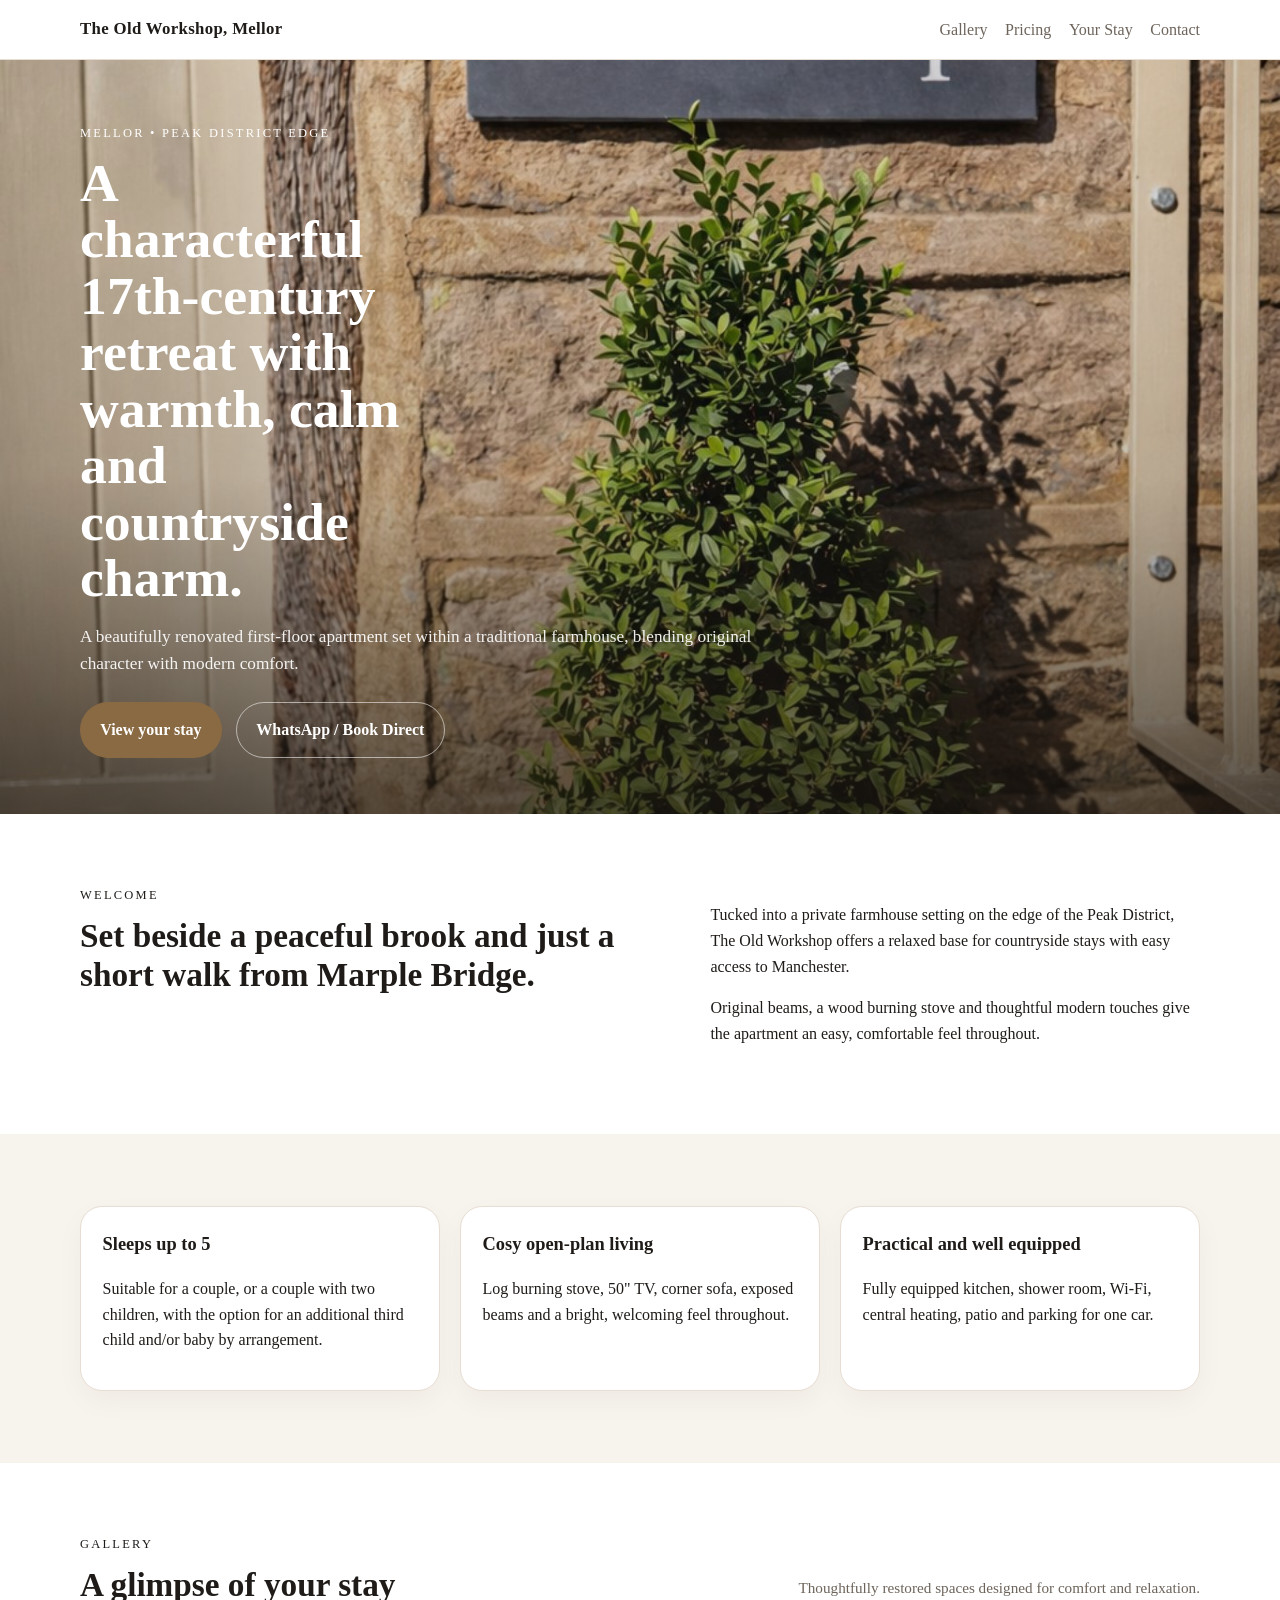
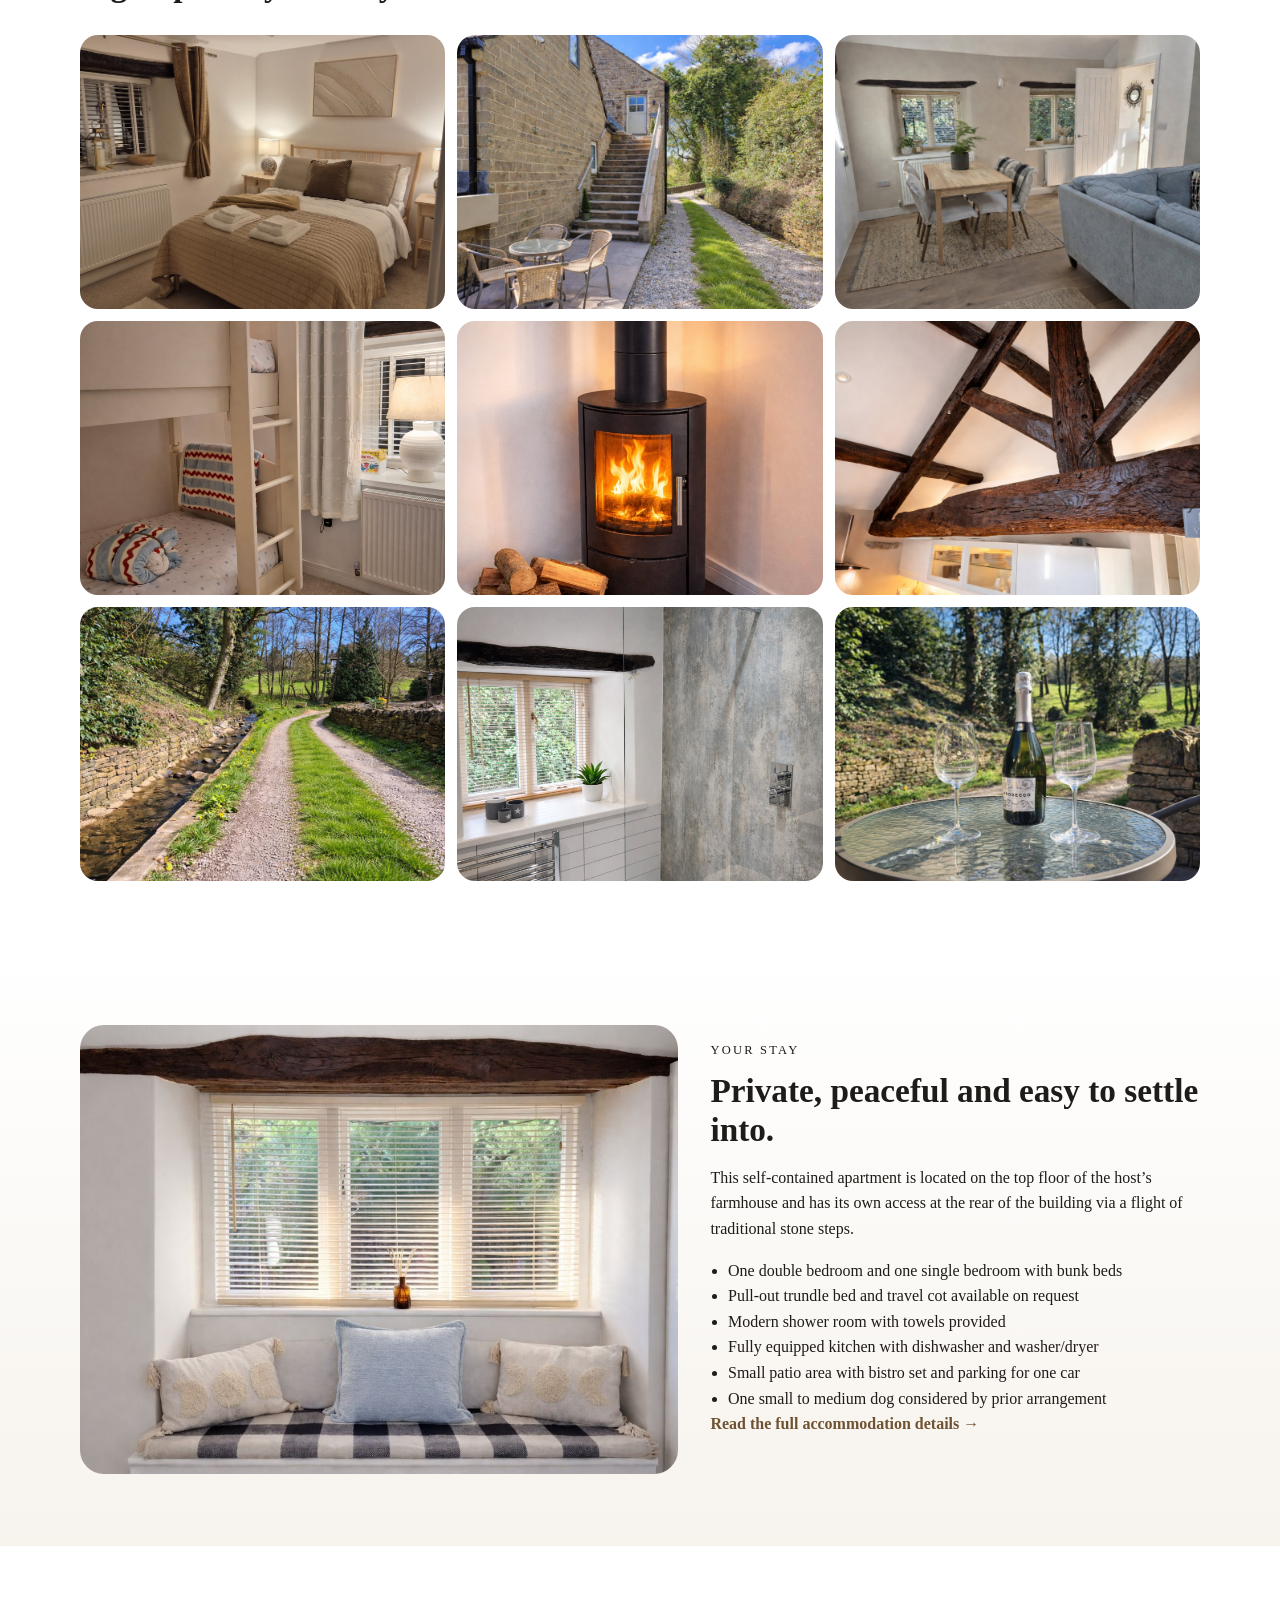
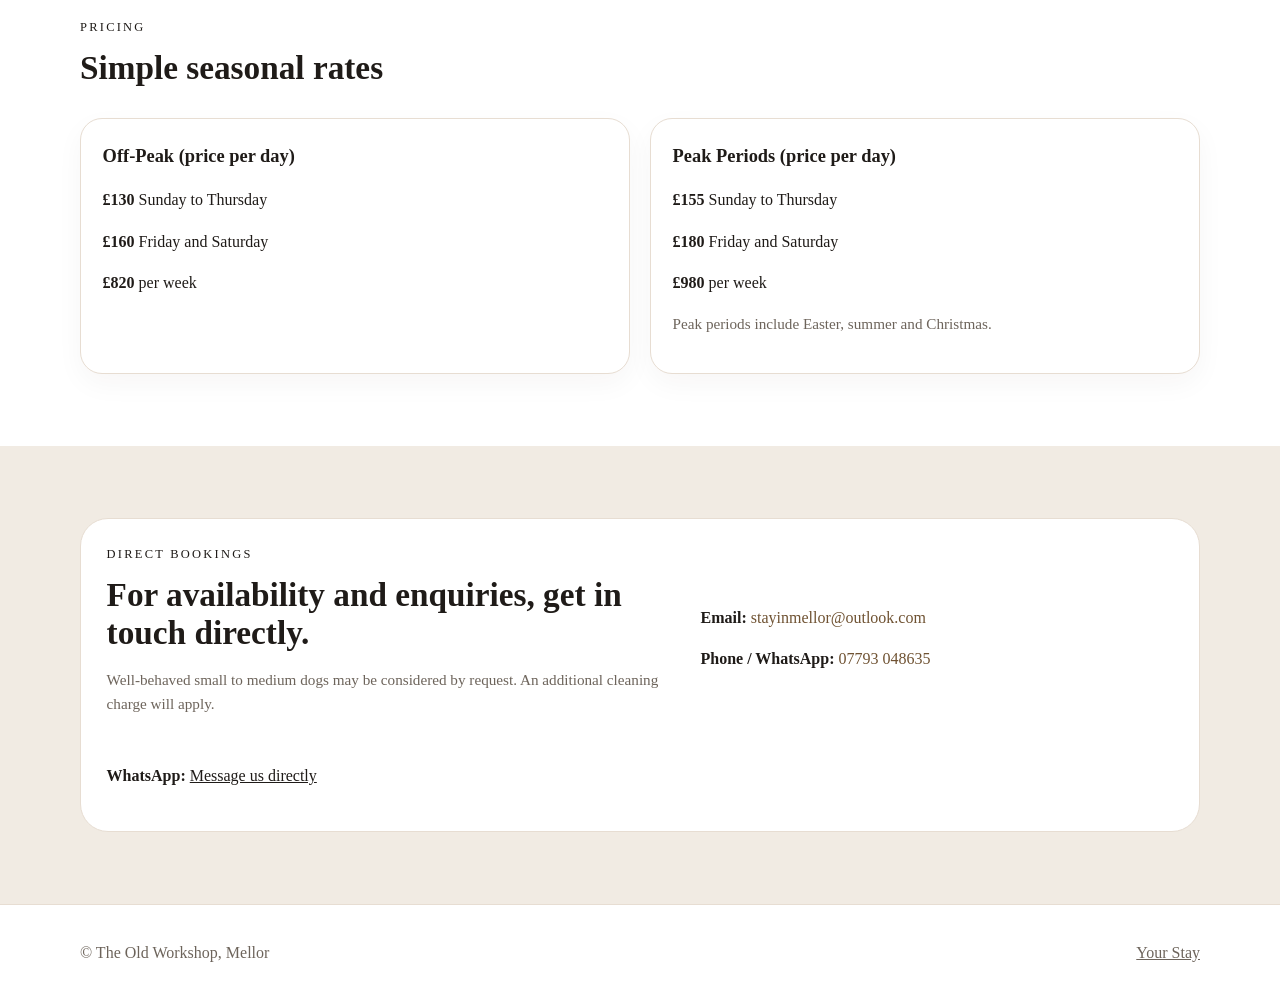
<file: index.html>
<!doctype html>
<html lang="en">
<head>
  <meta charset="utf-8">
  <meta name="viewport" content="width=device-width,initial-scale=1">
  <title>The Old Workshop, Mellor</title>
  <meta name="description" content="A peaceful countryside escape set within a 17th-century farmhouse, just moments from the Peak District and within easy reach of Manchester.">
  <link rel="stylesheet" href="style.css">
</head>
<body>
  <header class="site-header">
    <div class="wrap nav">
      <a class="brand" href="index.html">The Old Workshop, Mellor</a>
      <nav>
        <a href="#gallery">Gallery</a>
        <a href="#pricing">Pricing</a>
        <a href="stay.html">Your Stay</a>
        <a href="#contact">Contact</a>
      </nav>
    </div>
  </header>

  <section class="hero">
    <img src="images/hero.jpg" alt="The Old Workshop entrance in sunlight">
    <div class="hero-overlay"></div>
    <div class="hero-copy wrap">
      <p class="eyebrow">Mellor • Peak District edge</p>
      <h1>A characterful 17th-century retreat with warmth, calm and countryside charm.</h1>
      <p class="lead">A beautifully renovated first-floor apartment set within a traditional farmhouse, blending original character with modern comfort.</p>
      <div class="hero-actions">
        <a class="button button-solid" href="stay.html">View your stay</a>
        <a class="button button-ghost" href="https://wa.me/447793048635?text=Hi%20I%E2%80%99m%20interested%20in%20booking%20The%20Old%20Workshop" target="_blank">WhatsApp / Book Direct</a>
      </div>
    </div>
  </section>

  <main>
    <section class="section">
      <div class="wrap intro-grid">
        <div>
          <p class="section-kicker">Welcome</p>
          <h2>Set beside a peaceful brook and just a short walk from Marple Bridge.</h2>
        </div>
        <div>
          <p>Tucked into a private farmhouse setting on the edge of the Peak District, The Old Workshop offers a relaxed base for countryside stays with easy access to Manchester.</p>
          <p>Original beams, a wood burning stove and thoughtful modern touches give the apartment an easy, comfortable feel throughout.</p>
        </div>
      </div>
    </section>

    <section class="section soft">
      <div class="wrap feature-grid">
        <article class="feature-card">
          <h3>Sleeps up to 5</h3>
          <p>Suitable for a couple, or a couple with two children, with the option for an additional third child and/or baby by arrangement.</p>
        </article>
        <article class="feature-card">
          <h3>Cosy open-plan living</h3>
          <p>Log burning stove, 50&quot; TV, corner sofa, exposed beams and a bright, welcoming feel throughout.</p>
        </article>
        <article class="feature-card">
          <h3>Practical and well equipped</h3>
          <p>Fully equipped kitchen, shower room, Wi-Fi, central heating, patio and parking for one car.</p>
        </article>
      </div>
    </section>

    <section class="section" id="gallery">
      <div class="wrap">
        <div class="section-head">
          <div>
            <p class="section-kicker">Gallery</p>
            <h2>A glimpse of your stay</h2>
          </div>
          <p class="muted">Thoughtfully restored spaces designed for comfort and relaxation.</p>
        </div>
        <div class="gallery">
          <img src="images/lounge.jpg" alt="Lounge with sofa and dining area">
          <img src="images/bedroom.jpg" alt="Double bedroom">
          <img src="images/bunks.jpg" alt="Bunk bedroom">
          <img src="images/bathroom.jpg" alt="Shower room">
          <img src="images/stove.jpg" alt="Cosy corner with wood-burning stove">
          <img src="images/beams.jpg" alt="Rustic oak beams above the kitchen">
          <img src="images/kitchen.jpg" alt="Kitchen and dining space">
          <img src="images/patio.jpg" alt="Patio seating area">
          <img src="images/path.jpg" alt="Wooded path and surrounding setting">
        </div>
      </div>
    </section>

    <section class="section split-band">
      <div class="wrap split">
        <div class="image-panel">
          <img src="images/exterior.jpg" alt="Exterior view of The Old Workshop">
        </div>
        <div class="text-panel">
          <p class="section-kicker">Your stay</p>
          <h2>Private, peaceful and easy to settle into.</h2>
          <p>This self-contained apartment is located on the top floor of the host’s farmhouse and has its own access at the rear of the building via a flight of traditional stone steps.</p>
          <ul class="check-list">
            <li>One double bedroom and one single bedroom with bunk beds</li>
            <li>Pull-out trundle bed and travel cot available on request</li>
            <li>Modern shower room with towels provided</li>
            <li>Fully equipped kitchen with dishwasher and washer/dryer</li>
            <li>Small patio area with bistro set and parking for one car</li>
            <li>One small to medium dog considered by prior arrangement</li>
          </ul>
          <a class="text-link" href="stay.html">Read the full accommodation details →</a>
        </div>
      </div>
    </section>

    <section class="section" id="pricing">
      <div class="wrap">
        <div class="section-head">
          <div>
            <p class="section-kicker">Pricing</p>
            <h2>Simple seasonal rates</h2>
          </div>
        </div>
        <div class="pricing-grid">
          <article class="price-card">
            <h3>Off-Peak (price per day)</h3>
            <p><strong>£130</strong> Sunday to Thursday</p>
            <p><strong>£160</strong> Friday and Saturday</p>
            <p class="weekly"><strong>£820</strong> per week</p>
          </article>
          <article class="price-card">
            <h3>Peak Periods (price per day)</h3>
            <p><strong>£155</strong> Sunday to Thursday</p>
            <p><strong>£180</strong> Friday and Saturday</p>
            <p class="weekly"><strong>£980</strong> per week</p>
            <p class="muted">Peak periods include Easter, summer and Christmas.</p>
          </article>
        </div>
      </div>
    </section>

    <section class="section contact-band" id="contact">
      <div class="wrap contact-card">
        <div>
          <p class="section-kicker">Direct bookings</p>
          <h2>For availability and enquiries, get in touch directly.</h2>
          <p class="muted">Well-behaved small to medium dogs may be considered by request. An additional cleaning charge will apply.</p>
        </div>
        <div class="contact-details">
          <p><strong>Email:</strong> <a href="mailto:stayinmellor@outlook.com">stayinmellor@outlook.com</a></p>
          <p><strong>Phone / WhatsApp:</strong> <a href="tel:+447793048635">07793 048635</a></p>
        </div>
<p><strong>WhatsApp:</strong> <a href="https://wa.me/447793048635?text=Hi%20I%E2%80%99m%20interested%20in%20booking%20The%20Old%20Workshop" target="_blank">Message us directly</a></p>
      </div>
    </section>
  </main>

  <footer class="site-footer">
    <div class="wrap footer-row">
      <p>© The Old Workshop, Mellor</p>
      <a href="stay.html">Your Stay</a>
    </div>
  </footer>
</body>
</html>
</file>
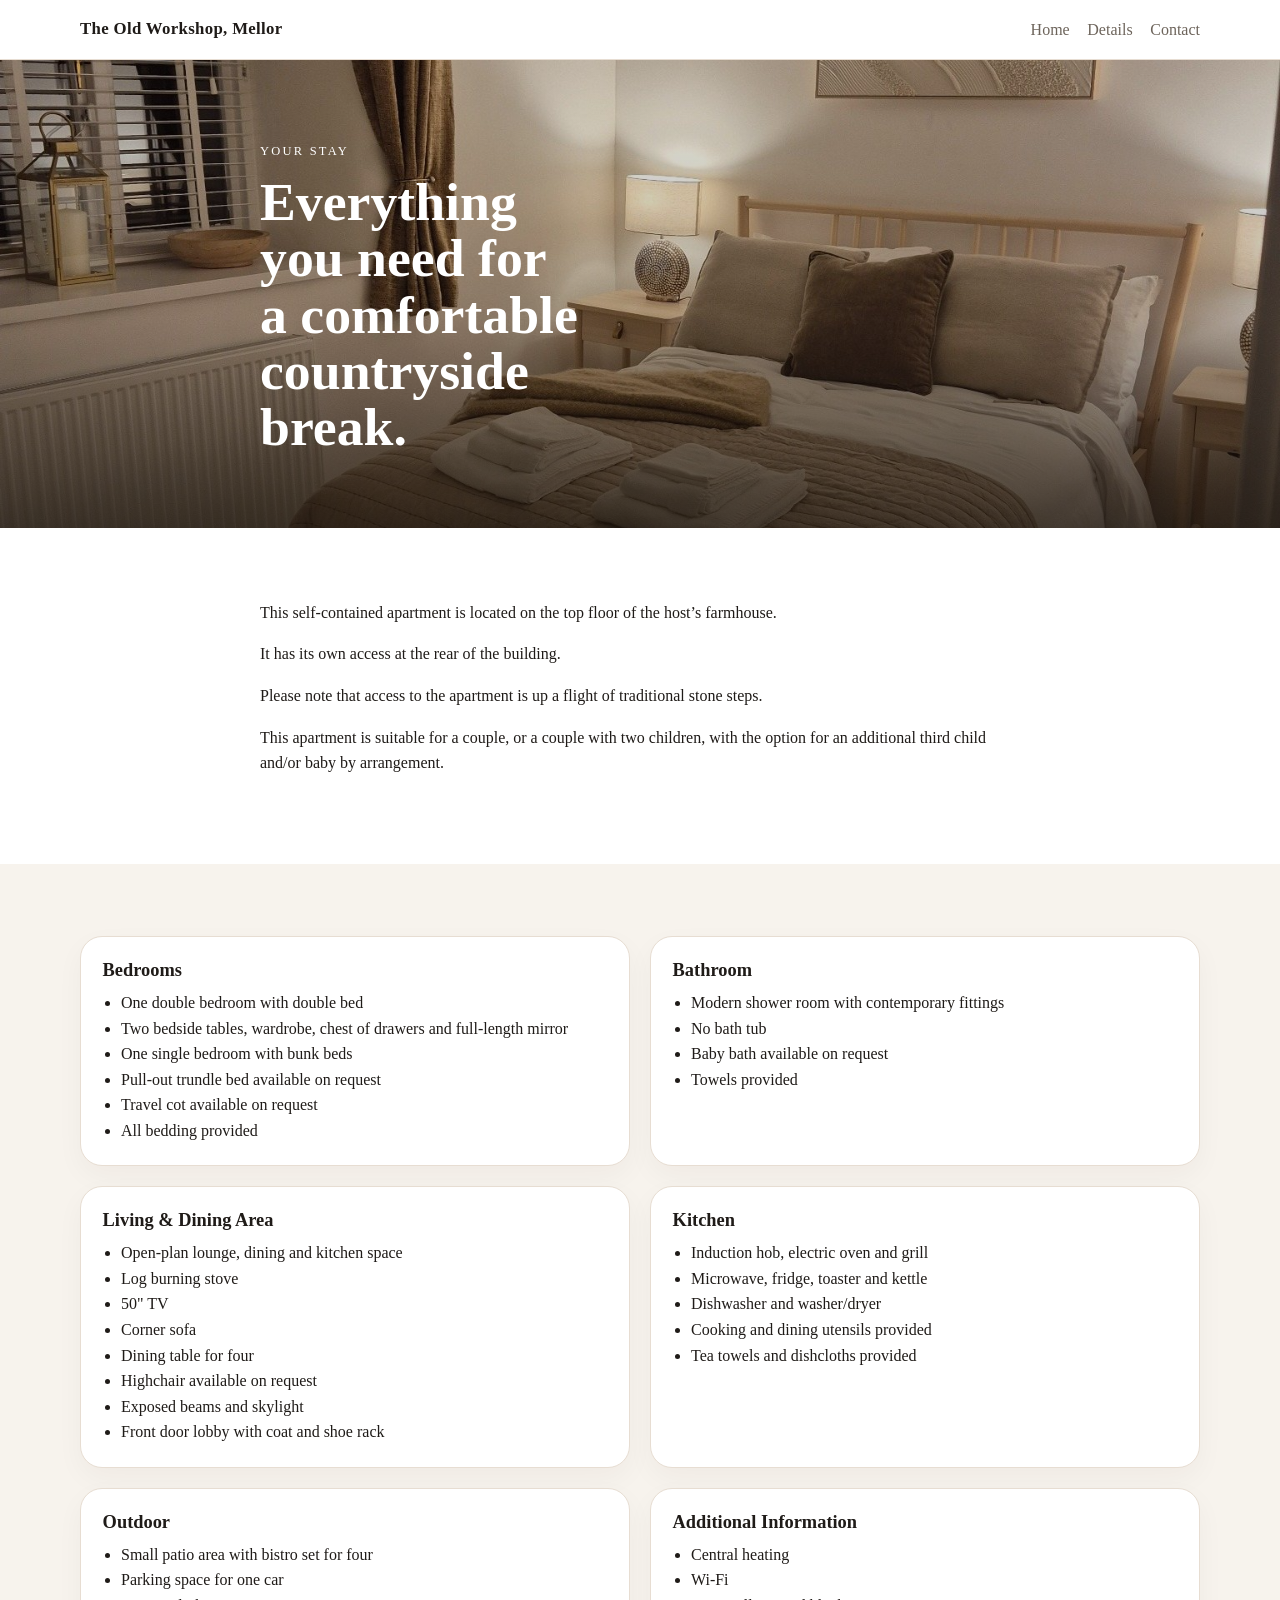
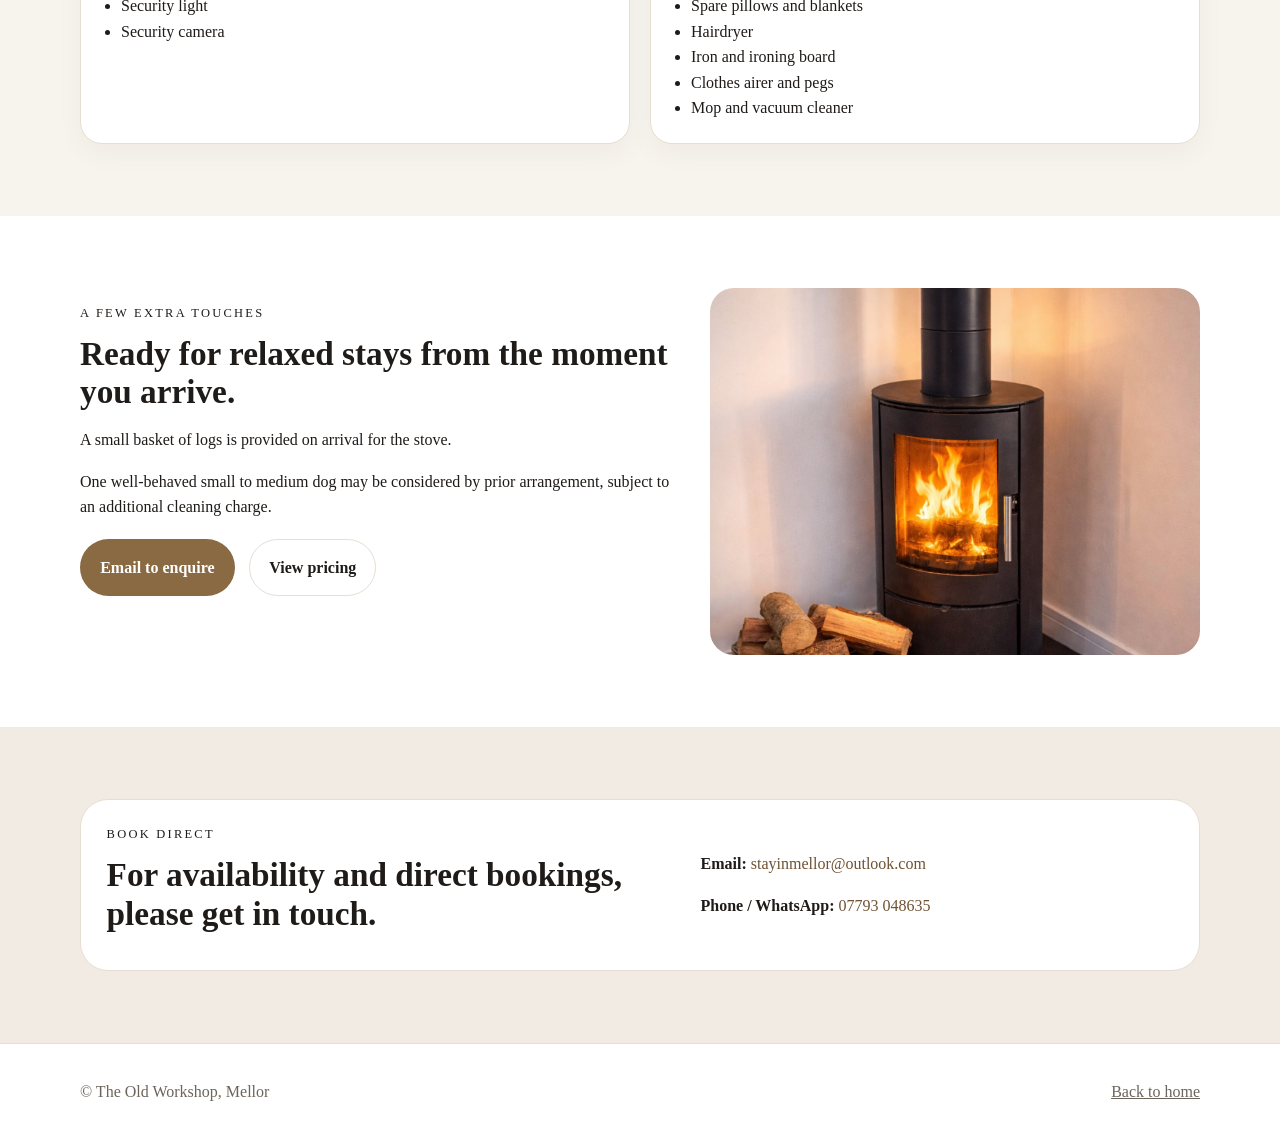
<file: stay.html>
<!doctype html>
<html lang="en">
<head>
  <meta charset="utf-8">
  <meta name="viewport" content="width=device-width,initial-scale=1">
  <title>Your Stay | The Old Workshop, Mellor</title>
  <meta name="description" content="Accommodation details for The Old Workshop, Mellor.">
  <link rel="stylesheet" href="style.css">
</head>
<body>
  <header class="site-header">
    <div class="wrap nav">
      <a class="brand" href="index.html">The Old Workshop, Mellor</a>
      <nav>
        <a href="index.html">Home</a>
        <a href="#details">Details</a>
        <a href="#contact">Contact</a>
      </nav>
    </div>
  </header>

  <section class="page-hero">
    <img src="images/lounge.jpg" alt="Main lounge at The Old Workshop">
    <div class="hero-overlay"></div>
    <div class="hero-copy wrap narrow">
      <p class="eyebrow">Your stay</p>
      <h1>Everything you need for a comfortable countryside break.</h1>
    </div>
  </section>

  <main id="details">
    <section class="section">
      <div class="wrap narrow prose">
        <p>This self-contained apartment is located on the top floor of the host’s farmhouse.</p>
        <p>It has its own access at the rear of the building.</p>
        <p>Please note that access to the apartment is up a flight of traditional stone steps.</p>
        <p>This apartment is suitable for a couple, or a couple with two children, with the option for an additional third child and/or baby by arrangement.</p>
      </div>
    </section>

    <section class="section soft">
      <div class="wrap detail-grid">
        <article class="detail-card">
          <h2>Bedrooms</h2>
          <ul>
            <li>One double bedroom with double bed</li>
            <li>Two bedside tables, wardrobe, chest of drawers and full-length mirror</li>
            <li>One single bedroom with bunk beds</li>
            <li>Pull-out trundle bed available on request</li>
            <li>Travel cot available on request</li>
            <li>All bedding provided</li>
          </ul>
        </article>

        <article class="detail-card">
          <h2>Bathroom</h2>
          <ul>
            <li>Modern shower room with contemporary fittings</li>
            <li>No bath tub</li>
            <li>Baby bath available on request</li>
            <li>Towels provided</li>
          </ul>
        </article>

        <article class="detail-card">
          <h2>Living &amp; Dining Area</h2>
          <ul>
            <li>Open-plan lounge, dining and kitchen space</li>
            <li>Log burning stove</li>
            <li>50&quot; TV</li>
            <li>Corner sofa</li>
            <li>Dining table for four</li>
            <li>Highchair available on request</li>
            <li>Exposed beams and skylight</li>
            <li>Front door lobby with coat and shoe rack</li>
          </ul>
        </article>

        <article class="detail-card">
          <h2>Kitchen</h2>
          <ul>
            <li>Induction hob, electric oven and grill</li>
            <li>Microwave, fridge, toaster and kettle</li>
            <li>Dishwasher and washer/dryer</li>
            <li>Cooking and dining utensils provided</li>
            <li>Tea towels and dishcloths provided</li>
          </ul>
        </article>

        <article class="detail-card">
          <h2>Outdoor</h2>
          <ul>
            <li>Small patio area with bistro set for four</li>
            <li>Parking space for one car</li>
            <li>Security light</li>
            <li>Security camera</li>
          </ul>
        </article>

        <article class="detail-card">
          <h2>Additional Information</h2>
          <ul>
            <li>Central heating</li>
            <li>Wi-Fi</li>
            <li>Spare pillows and blankets</li>
            <li>Hairdryer</li>
            <li>Iron and ironing board</li>
            <li>Clothes airer and pegs</li>
            <li>Mop and vacuum cleaner</li>
          </ul>
        </article>
      </div>
    </section>

    <section class="section">
      <div class="wrap split">
        <div class="text-panel">
          <p class="section-kicker">A few extra touches</p>
          <h2>Ready for relaxed stays from the moment you arrive.</h2>
          <p>A small basket of logs is provided on arrival for the stove.</p>
          <p>One well-behaved small to medium dog may be considered by prior arrangement, subject to an additional cleaning charge.</p>
          <div class="hero-actions">
            <a class="button button-solid" href="mailto:stayinmellor@outlook.com">Email to enquire</a>
            <a class="button button-ghost dark" href="index.html#pricing">View pricing</a>
          </div>
        </div>
        <div class="image-panel">
          <img src="images/stove.jpg" alt="Wood burning stove seating area">
        </div>
      </div>
    </section>

    <section class="section contact-band" id="contact">
      <div class="wrap contact-card">
        <div>
          <p class="section-kicker">Book direct</p>
          <h2>For availability and direct bookings, please get in touch.</h2>
        </div>
        <div class="contact-details">
          <p><strong>Email:</strong> <a href="mailto:stayinmellor@outlook.com">stayinmellor@outlook.com</a></p>
          <p><strong>Phone / WhatsApp:</strong> <a href="tel:+447793048635">07793 048635</a></p>
        </div>
      </div>
    </section>
  </main>

  <footer class="site-footer">
    <div class="wrap footer-row">
      <p>© The Old Workshop, Mellor</p>
      <a href="index.html">Back to home</a>
    </div>
  </footer>
</body>
</html>
</file>
<file: style.css>
:root{
  --bg:#f7f3ed;
  --card:#ffffff;
  --ink:#1f1b18;
  --muted:#6d645b;
  --line:#e7ddd2;
  --accent:#8a6a43;
  --accent-dark:#6f5232;
  --soft:#f1ebe3;
}
*{box-sizing:border-box}
html{scroll-behavior:smooth}
body{
  margin:0;
  font-family:Georgia, "Times New Roman", serif;
  color:var(--ink);
  background:#fff;
  line-height:1.6;
}
img{max-width:100%;display:block}
a{color:inherit}
.wrap{width:min(1120px, calc(100% - 2rem)); margin:0 auto}
.narrow{width:min(760px, 100%)}
.site-header{
  position:sticky; top:0; z-index:20;
  background:rgba(255,255,255,.92);
  backdrop-filter:blur(8px);
  border-bottom:1px solid var(--line);
}
.nav{
  display:flex; align-items:center; justify-content:space-between; gap:1rem;
  padding:1rem 0;
}
.brand{
  text-decoration:none; font-size:1.05rem; letter-spacing:.02em; font-weight:700;
}
nav{display:flex; gap:1.1rem; flex-wrap:wrap}
nav a{text-decoration:none; color:var(--muted)}
nav a:hover, .text-link:hover{color:var(--accent-dark)}
.hero, .page-hero{position:relative; min-height:72vh; display:grid; align-items:end; overflow:hidden}
.page-hero{min-height:52vh}
.hero img, .page-hero img{
  position:absolute; inset:0; width:100%; height:100%; object-fit:cover;
}
.hero-overlay{
  position:absolute; inset:0;
  background:linear-gradient(to top, rgba(24,19,14,.72), rgba(24,19,14,.25) 45%, rgba(24,19,14,.15));
}
.hero-copy{
  position:relative; z-index:2; color:#fff;
  padding:4rem 0 3.5rem;
}
.eyebrow, .section-kicker{
  text-transform:uppercase;
  letter-spacing:.18em;
  font-size:.78rem;
  margin:0 0 .7rem;
  color:inherit;
}
.hero h1, .page-hero h1{
  font-size:clamp(2rem, 4.2vw, 4.2rem);
  line-height:1.05; margin:.25rem 0 1rem; max-width:12ch;
}
.lead{
  font-size:1.08rem; max-width:42rem; color:rgba(255,255,255,.92); margin:0 0 1.5rem;
}
.hero-actions{display:flex; gap:.9rem; flex-wrap:wrap; margin-top:1.2rem}
.button{
  display:inline-block; padding:.9rem 1.2rem; border-radius:999px;
  text-decoration:none; font-weight:700; border:1px solid transparent;
}
.button-solid{background:var(--accent); color:#fff}
.button-solid:hover{background:var(--accent-dark)}
.button-ghost{border-color:rgba(255,255,255,.55); color:#fff}
.button-ghost:hover{background:rgba(255,255,255,.12)}
.button-ghost.dark{border-color:var(--line); color:var(--ink)}
.button-ghost.dark:hover{background:var(--soft)}
.section{padding:4.5rem 0}
.soft{background:var(--bg)}
.intro-grid, .split{
  display:grid; gap:2rem; grid-template-columns:1.1fr .9fr;
  align-items:start;
}
.prose p{margin:0 0 1rem}
.section h2{
  font-size:clamp(1.6rem, 2.6vw, 2.7rem);
  line-height:1.15; margin:.1rem 0 .7rem;
}
.feature-grid, .pricing-grid, .detail-grid{
  display:grid; gap:1.25rem;
}
.feature-grid{grid-template-columns:repeat(3, 1fr)}
.pricing-grid{grid-template-columns:repeat(2, 1fr)}
.detail-grid{grid-template-columns:repeat(2, 1fr)}
.feature-card, .price-card, .detail-card{
  background:var(--card);
  border:1px solid var(--line);
  border-radius:22px;
  padding:1.35rem;
  box-shadow:0 10px 28px rgba(39,28,18,.04);
}
.feature-card h3, .price-card h3, .detail-card h2{
  margin:.1rem 0 .55rem;
  font-size:1.15rem;
}
.section-head{display:flex; justify-content:space-between; align-items:end; gap:1rem; margin-bottom:1.2rem}
.gallery{
  display:grid; gap:.75rem;
  grid-template-columns:repeat(3, 1fr);
}
.gallery img{
  aspect-ratio: 4 / 3;
  width:100%;
  object-fit:cover;
  border-radius:18px;
}
.split-band{background:linear-gradient(180deg, #fff 0%, var(--bg) 100%)}
.image-panel img{
  width:100%;
  border-radius:24px;
  aspect-ratio:4/3;
  object-fit:cover;
}
.text-panel{padding:1rem 0}
.check-list{padding-left:1.1rem}
.text-link{color:var(--accent-dark); text-decoration:none; font-weight:700}
.weekly{margin-top:.8rem}
.muted{color:var(--muted); font-size:.95rem}
.contact-band{background:var(--soft)}
.contact-card{
  background:#fff;
  border:1px solid var(--line);
  border-radius:28px;
  padding:1.6rem;
  display:grid;
  gap:1rem;
  grid-template-columns:1.1fr .9fr;
  align-items:center;
}
.contact-details a{text-decoration:none; color:var(--accent-dark)}
.site-footer{
  border-top:1px solid var(--line);
  background:#fff;
}
.footer-row{
  display:flex; justify-content:space-between; gap:1rem; align-items:center;
  padding:1.2rem 0;
  color:var(--muted);
}
ul{margin:.35rem 0 0; padding-left:1.15rem}
@media (max-width: 860px){
  .intro-grid, .split, .feature-grid, .pricing-grid, .detail-grid, .contact-card, .gallery{
    grid-template-columns:1fr;
  }
  .nav{align-items:flex-start; flex-direction:column}
  .hero, .page-hero{min-height:66vh}
  .page-hero{min-height:44vh}
  .hero h1, .page-hero h1{max-width:none}
  .section{padding:3.5rem 0}
  .section-head{align-items:start; flex-direction:column}
  .footer-row{flex-direction:column; align-items:flex-start}
}
</file>
